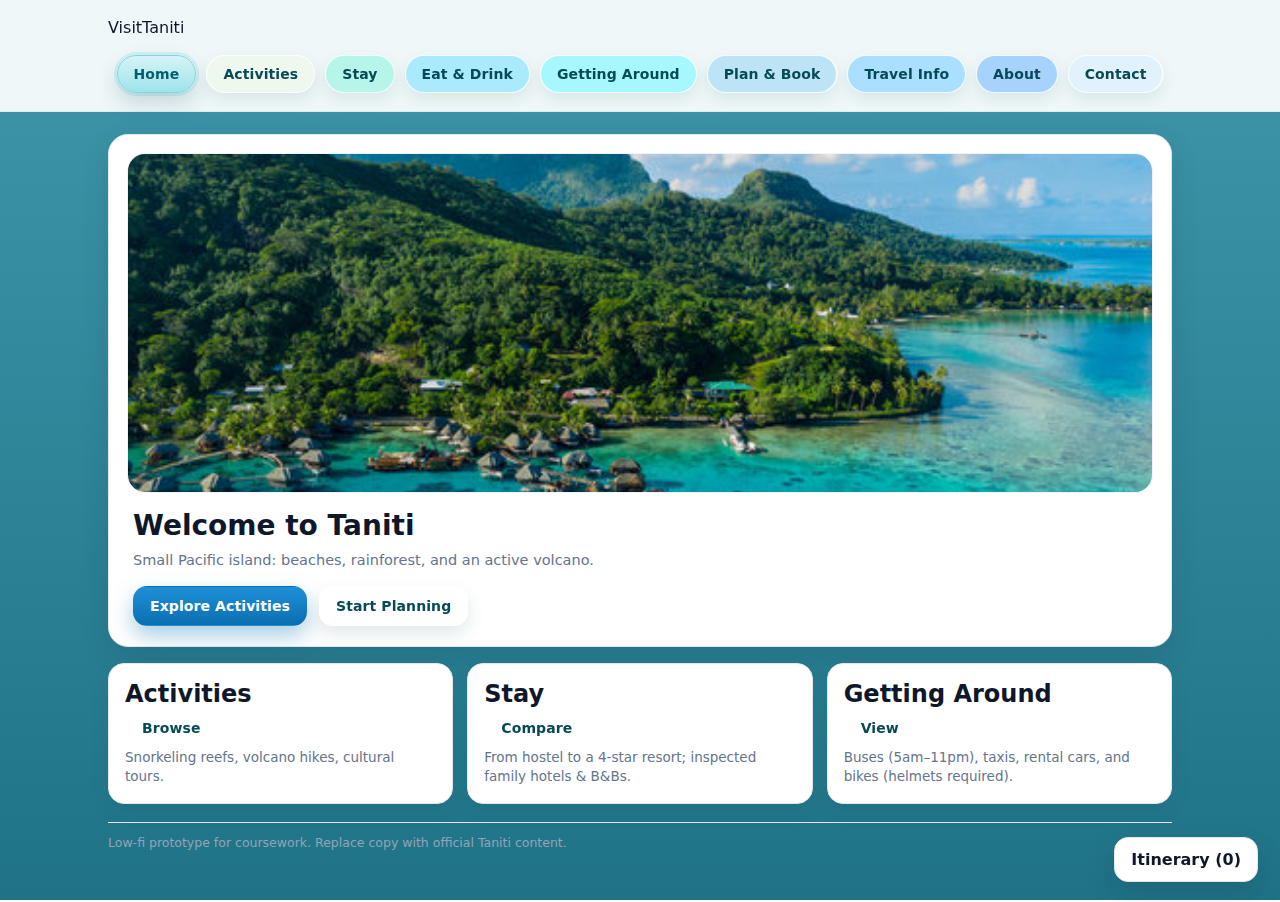
<file: index.html>
<!doctype html>
<html lang="en">
<head>
  <meta charset="utf-8" />
  <meta name="viewport" content="width=device-width,initial-scale=1" />
  <title>Visit Taniti — Home</title>
  <link rel="stylesheet" href="styles.css" />
  <script defer src="app.js"></script>
</head>

<body data-page="home">
  <header class="topbar">
    <div class="topbar-inner">
      <a class="brand" href="index.html" aria-label="Visit Taniti Home">
        <span>Visit</span><span class="accent">Taniti</span>
      </a>

      <nav class="nav" aria-label="Primary">
        <a data-nav="home" href="index.html">Home</a>
        <a data-nav="activities" href="activities.html">Activities</a>
        <a data-nav="stay" href="stay.html">Stay</a>
        <a data-nav="eat" href="eat-drink.html">Eat &amp; Drink</a>
        <a data-nav="around" href="getting-around.html">Getting Around</a>
        <a data-nav="plan" href="plan-book.html">Plan &amp; Book</a>
        <a data-nav="info" href="travel-info.html">Travel Info</a>
        <a data-nav="about" href="about.html">About</a>
        <a data-nav="contact" href="contact.html">Contact</a>
      </nav>
    </div>
  </header>

  <main class="wrap">
    <section class="hero-card" aria-labelledby="home-title">
      <div class="hero-img">
        <img src="hero.jpg" alt="Taniti resort and mountains" />
      </div>

      <div class="hero-content">
        <h1 id="home-title" class="h1">Welcome to Taniti</h1>
        <p class="sub">Small Pacific island: beaches, rainforest, and an active volcano.</p>

        <div class="row">
          <a class="btn primary" href="activities.html">Explore Activities</a>
          <a class="btn secondary" href="plan-book.html">Start Planning</a>
        </div>
      </div>
    </section>

    <section class="grid cols3" style="margin-top:16px;" aria-label="Quick links">
      <article class="card" aria-labelledby="quick-activities">
        <div class="mini-top">
          <h2 id="quick-activities" class="h3" style="margin:0;font-weight:800;">Activities</h2>
          <a class="btn tertiary" href="activities.html">Browse</a>
        </div>
        <p class="small">Snorkeling reefs, volcano hikes, cultural tours.</p>
      </article>

      <article class="card" aria-labelledby="quick-stay">
        <div class="mini-top">
          <h2 id="quick-stay" class="h3" style="margin:0;font-weight:800;">Stay</h2>
          <a class="btn tertiary" href="stay.html">Compare</a>
        </div>
        <p class="small">From hostel to a 4-star resort; inspected family hotels &amp; B&amp;Bs.</p>
      </article>

      <article class="card" aria-labelledby="quick-around">
        <div class="mini-top">
          <h2 id="quick-around" class="h3" style="margin:0;font-weight:800;">Getting Around</h2>
          <a class="btn tertiary" href="getting-around.html">View</a>
        </div>
        <p class="small">Buses (5am–11pm), taxis, rental cars, and bikes (helmets required).</p>
      </article>
    </section>

    <p class="footer-note">Low-fi prototype for coursework. Replace copy with official Taniti content.</p>
  </main>

  <a class="itinerary" href="itinerary.html" aria-label="Open itinerary">
    Itinerary (<span data-itinerary-count>0</span>)
  </a>
</body>
</html>
</file>
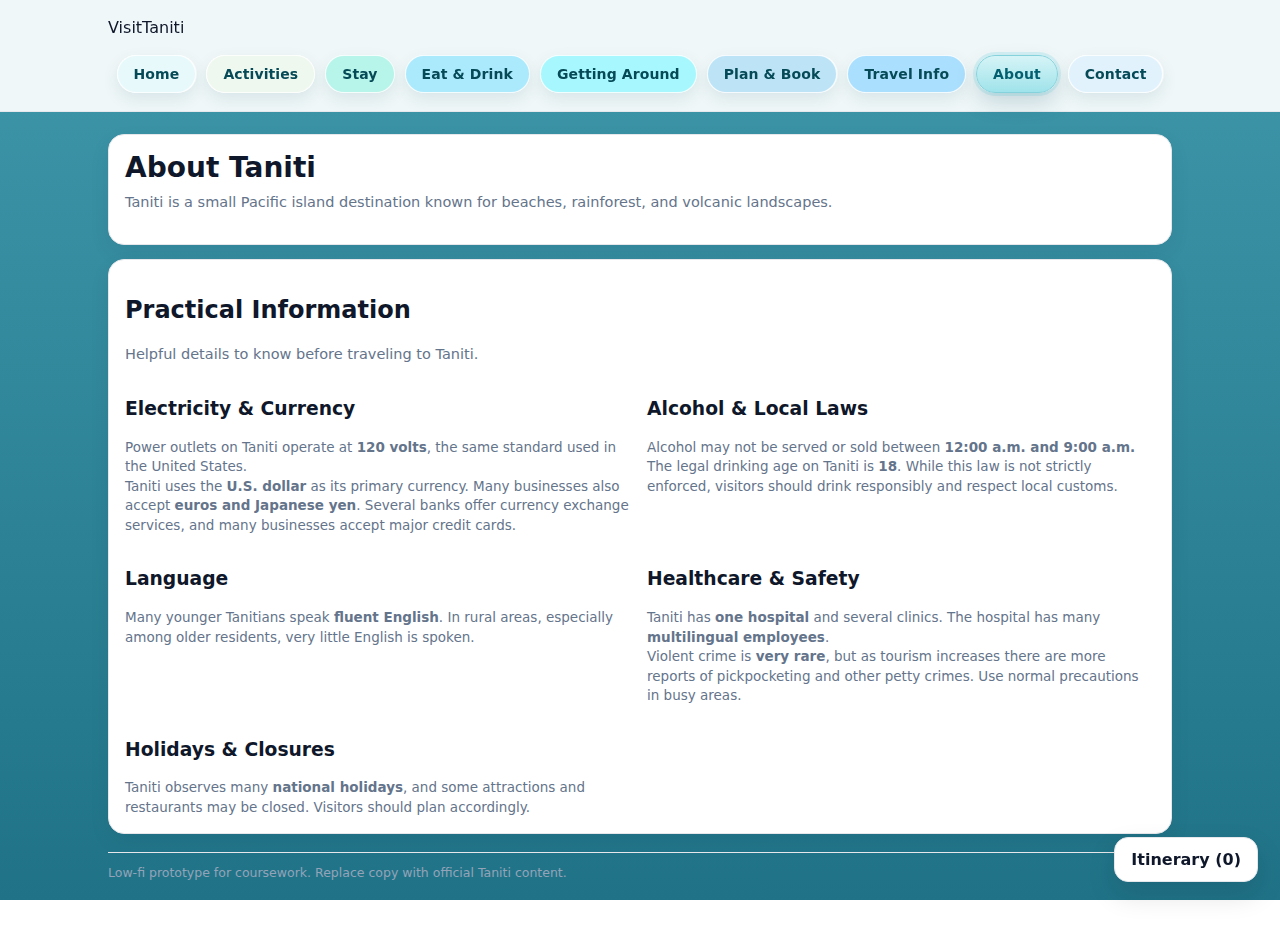
<file: about.html>
<!doctype html>
<html lang="en">
<head>
  <meta charset="utf-8" />
  <meta name="viewport" content="width=device-width,initial-scale=1" />
  <title>Visit Taniti — About</title>
  <link rel="stylesheet" href="styles.css" />
  <script defer src="app.js"></script>
</head>

<body data-page="about">
  <header class="topbar">
    <div class="topbar-inner">
      <a class="brand" href="index.html" aria-label="Visit Taniti Home">
        <span>Visit</span><span class="accent">Taniti</span>
      </a>

      <nav class="nav" aria-label="Primary">
        <a data-nav="home" href="index.html">Home</a>
        <a data-nav="activities" href="activities.html">Activities</a>
        <a data-nav="stay" href="stay.html">Stay</a>
        <a data-nav="eat" href="eat-drink.html">Eat &amp; Drink</a>
        <a data-nav="around" href="getting-around.html">Getting Around</a>
        <a data-nav="plan" href="plan-book.html">Plan &amp; Book</a>
        <a data-nav="info" href="travel-info.html">Travel Info</a>
        <a data-nav="about" href="about.html">About</a>
        <a data-nav="contact" href="contact.html">Contact</a>
      </nav>
    </div>
  </header>

  <main class="wrap">
    <section class="card" aria-labelledby="about-title">
      <h1 id="about-title" class="h1">About Taniti</h1>
      <p class="sub">
        Taniti is a small Pacific island destination known for beaches, rainforest, and volcanic landscapes.
        
      </p>
    </section>

    <!-- ✅ Added: Practical Information -->
    <section class="card" style="margin-top:14px;" aria-labelledby="about-practical-title">
      <h2 id="about-practical-title" class="h2">Practical Information</h2>
      <p class="sub">Helpful details to know before traveling to Taniti.</p>

      <div class="grid cols2" style="margin-top:12px;">
        <div>
          <h3 class="h3">Electricity &amp; Currency</h3>
          <p class="small">
            Power outlets on Taniti operate at <strong>120 volts</strong>, the same standard used in the United States.
          </p>
          <p class="small">
            Taniti uses the <strong>U.S. dollar</strong> as its primary currency. Many businesses also accept
            <strong>euros and Japanese yen</strong>. Several banks offer currency exchange services, and many businesses
            accept major credit cards.
          </p>
        </div>

        <div>
          <h3 class="h3">Alcohol &amp; Local Laws</h3>
          <p class="small">
            Alcohol may not be served or sold between <strong>12:00 a.m. and 9:00 a.m.</strong>
          </p>
          <p class="small">
            The legal drinking age on Taniti is <strong>18</strong>. While this law is not strictly enforced, visitors
            should drink responsibly and respect local customs.
          </p>
        </div>

        <div>
          <h3 class="h3">Language</h3>
          <p class="small">
            Many younger Tanitians speak <strong>fluent English</strong>. In rural areas, especially among older residents,
            very little English is spoken.
          </p>
        </div>

        <div>
          <h3 class="h3">Healthcare &amp; Safety</h3>
          <p class="small">
            Taniti has <strong>one hospital</strong> and several clinics. The hospital has many
            <strong>multilingual employees</strong>.
          </p>
          <p class="small">
            Violent crime is <strong>very rare</strong>, but as tourism increases there are more reports of pickpocketing
            and other petty crimes. Use normal precautions in busy areas.
          </p>
        </div>

        <div>
          <h3 class="h3">Holidays &amp; Closures</h3>
          <p class="small">
            Taniti observes many <strong>national holidays</strong>, and some attractions and restaurants may be closed.
            Visitors should plan accordingly.
          </p>
        </div>
      </div>
    </section>

    <p class="footer-note">Low-fi prototype for coursework. Replace copy with official Taniti content.</p>
  </main>

  <a class="itinerary" href="itinerary.html" aria-label="Open itinerary">
    Itinerary (<span data-itinerary-count>0</span>)
  </a>
</body>
</html>
</file>
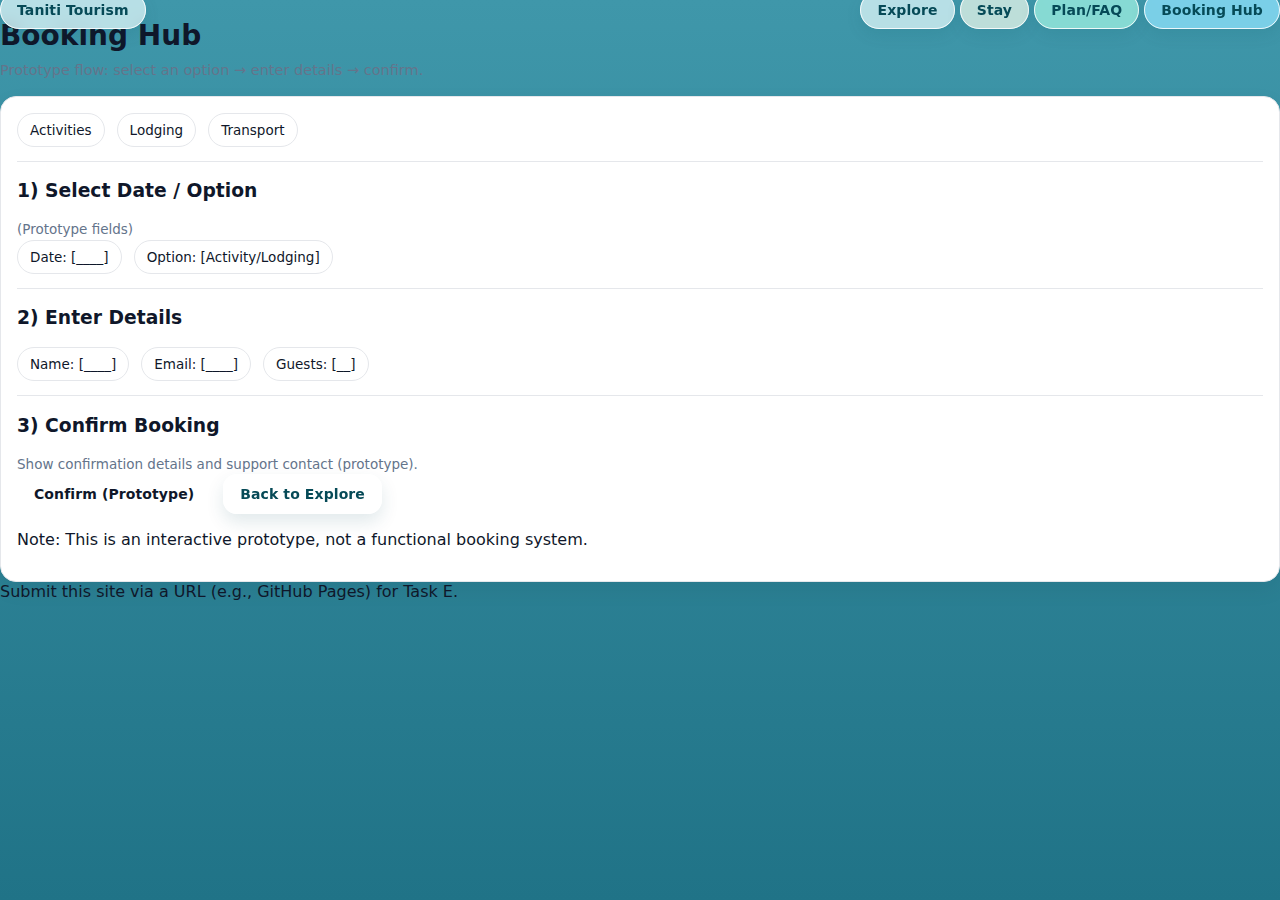
<file: booking.html>
<!doctype html>
<html lang="en">
<head>
  <meta charset="utf-8" />
  <meta name="viewport" content="width=device-width,initial-scale=1" />
  <title>Taniti Tourism — Booking Hub</title>
  <link rel="stylesheet" href="styles.css" />
</head>
<body>
  <header class="header">
    <nav class="nav">
      <div class="brand"><a class="underline" href="index.html">Taniti Tourism</a></div>
      <div class="navlinks">
        <a class="pill" href="explore.html">Explore</a>
        <a class="pill" href="stay.html">Stay</a>
        <a class="pill" href="faq.html">Plan/FAQ</a>
        <a class="pill" href="booking.html">Booking Hub</a>
      </div>
    </nav>
  </header>

  <main class="container">
    <h1 class="h1">Booking Hub</h1>
    <p class="sub">Prototype flow: select an option → enter details → confirm.</p>

    <section class="card">
      <div class="row">
        <span class="pill">Activities</span>
        <span class="pill">Lodging</span>
        <span class="pill">Transport</span>
      </div>

      <div class="hr"></div>

      <h3>1) Select Date / Option</h3>
      <p class="small">(Prototype fields)</p>
      <div class="row">
        <span class="pill">Date: [____]</span>
        <span class="pill">Option: [Activity/Lodging]</span>
      </div>

      <div class="hr"></div>

      <h3>2) Enter Details</h3>
      <div class="row">
        <span class="pill">Name: [____]</span>
        <span class="pill">Email: [____]</span>
        <span class="pill">Guests: [__]</span>
      </div>

      <div class="hr"></div>

      <h3>3) Confirm Booking</h3>
      <p class="small">Show confirmation details and support contact (prototype).</p>

      <div class="row">
        <a class="btn" href="index.html">Confirm (Prototype)</a>
        <a class="btn secondary" href="explore.html">Back to Explore</a>
      </div>

      <p class="notice">Note: This is an interactive prototype, not a functional booking system.</p>
    </section>

    <footer class="footer">
      Submit this site via a URL (e.g., GitHub Pages) for Task E.
    </footer>
  </main>
</body>
</html>
</file>
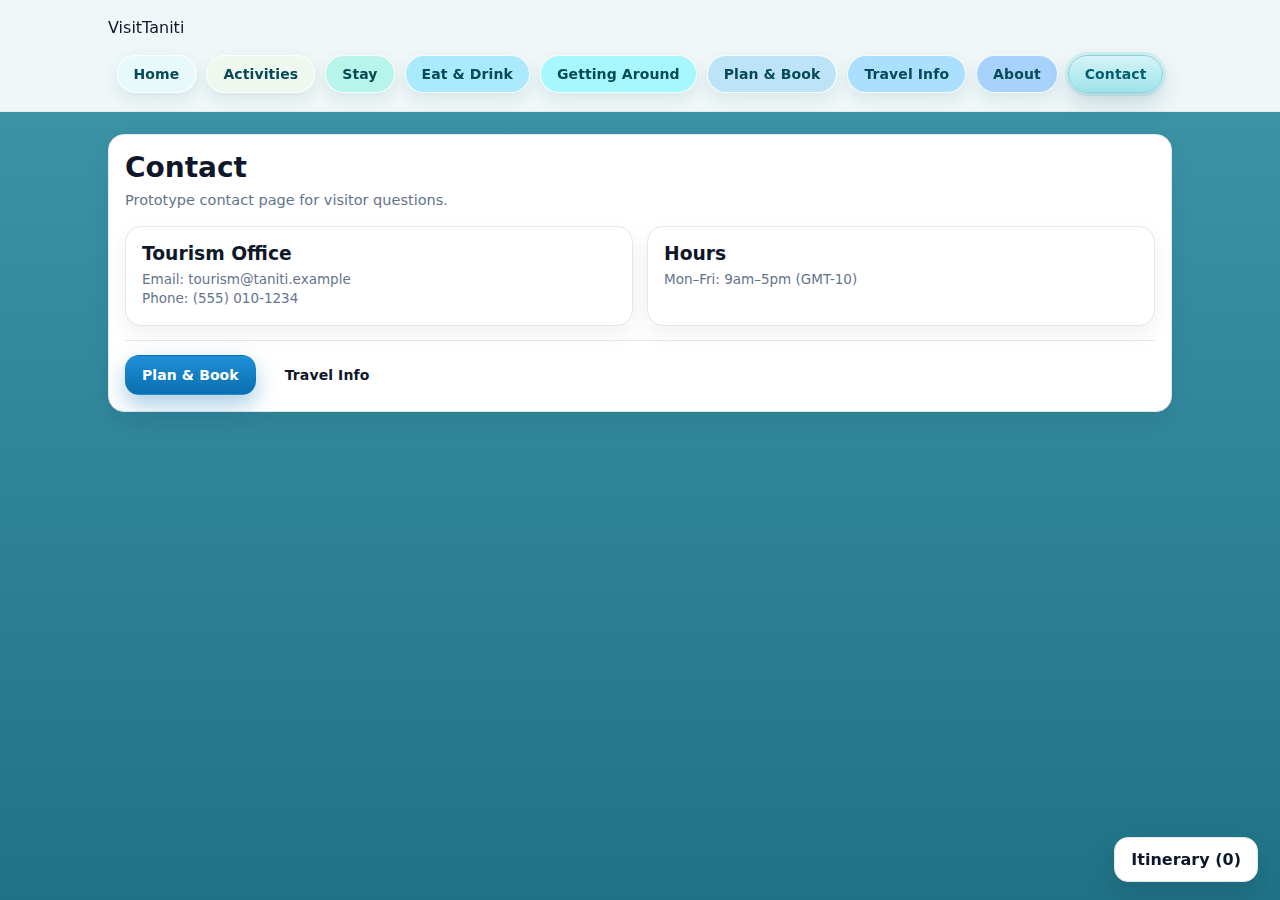
<file: contact.html>
<!doctype html>
<html lang="en">
<head>
  <meta charset="utf-8" />
  <meta name="viewport" content="width=device-width,initial-scale=1" />
  <title>Visit Taniti — Contact</title>
  <link rel="stylesheet" href="styles.css" />
  <script defer src="app.js"></script>
</head>
<body data-page="contact">
<header class="topbar">
  <div class="topbar-inner">
    <div class="brand"><span>Visit</span><span class="accent">Taniti</span></div>
    <nav class="nav" aria-label="Primary">
      <a data-nav="home" href="index.html">Home</a>
      <a data-nav="activities" href="activities.html">Activities</a>
      <a data-nav="stay" href="stay.html">Stay</a>
      <a data-nav="eat" href="eat-drink.html">Eat &amp; Drink</a>
      <a data-nav="around" href="getting-around.html">Getting Around</a>
      <a data-nav="plan" href="plan-book.html">Plan &amp; Book</a>
      <a data-nav="info" href="travel-info.html">Travel Info</a>
      <a data-nav="about" href="about.html">About</a>
      <a data-nav="contact" href="contact.html">Contact</a>
    </nav>
  </div>
</header>

<main class="wrap">
  <section class="card">
    <h1 class="h1" style="margin-bottom:6px;">Contact</h1>
    <p class="sub">Prototype contact page for visitor questions.</p>

    <div class="grid cols2" style="margin-top:12px;">
      <div class="card">
        <h3 style="margin:0 0 6px;font-weight:800;">Tourism Office</h3>
        <p class="small">Email: tourism@taniti.example<br>Phone: (555) 010-1234</p>
      </div>
      <div class="card">
        <h3 style="margin:0 0 6px;font-weight:800;">Hours</h3>
        <p class="small">Mon–Fri: 9am–5pm (GMT-10)</p>
      </div>
    </div>

    <div class="hr"></div>
    <div class="row">
      <a class="btn primary" href="plan-book.html">Plan &amp; Book</a>
      <a class="btn ghost" href="travel-info.html">Travel Info</a>
    </div>
  </section>
</main>

<a class="itinerary" href="itinerary.html">Itinerary (<span data-itinerary-count>0</span>)</a>
</body>
</html>
</file>
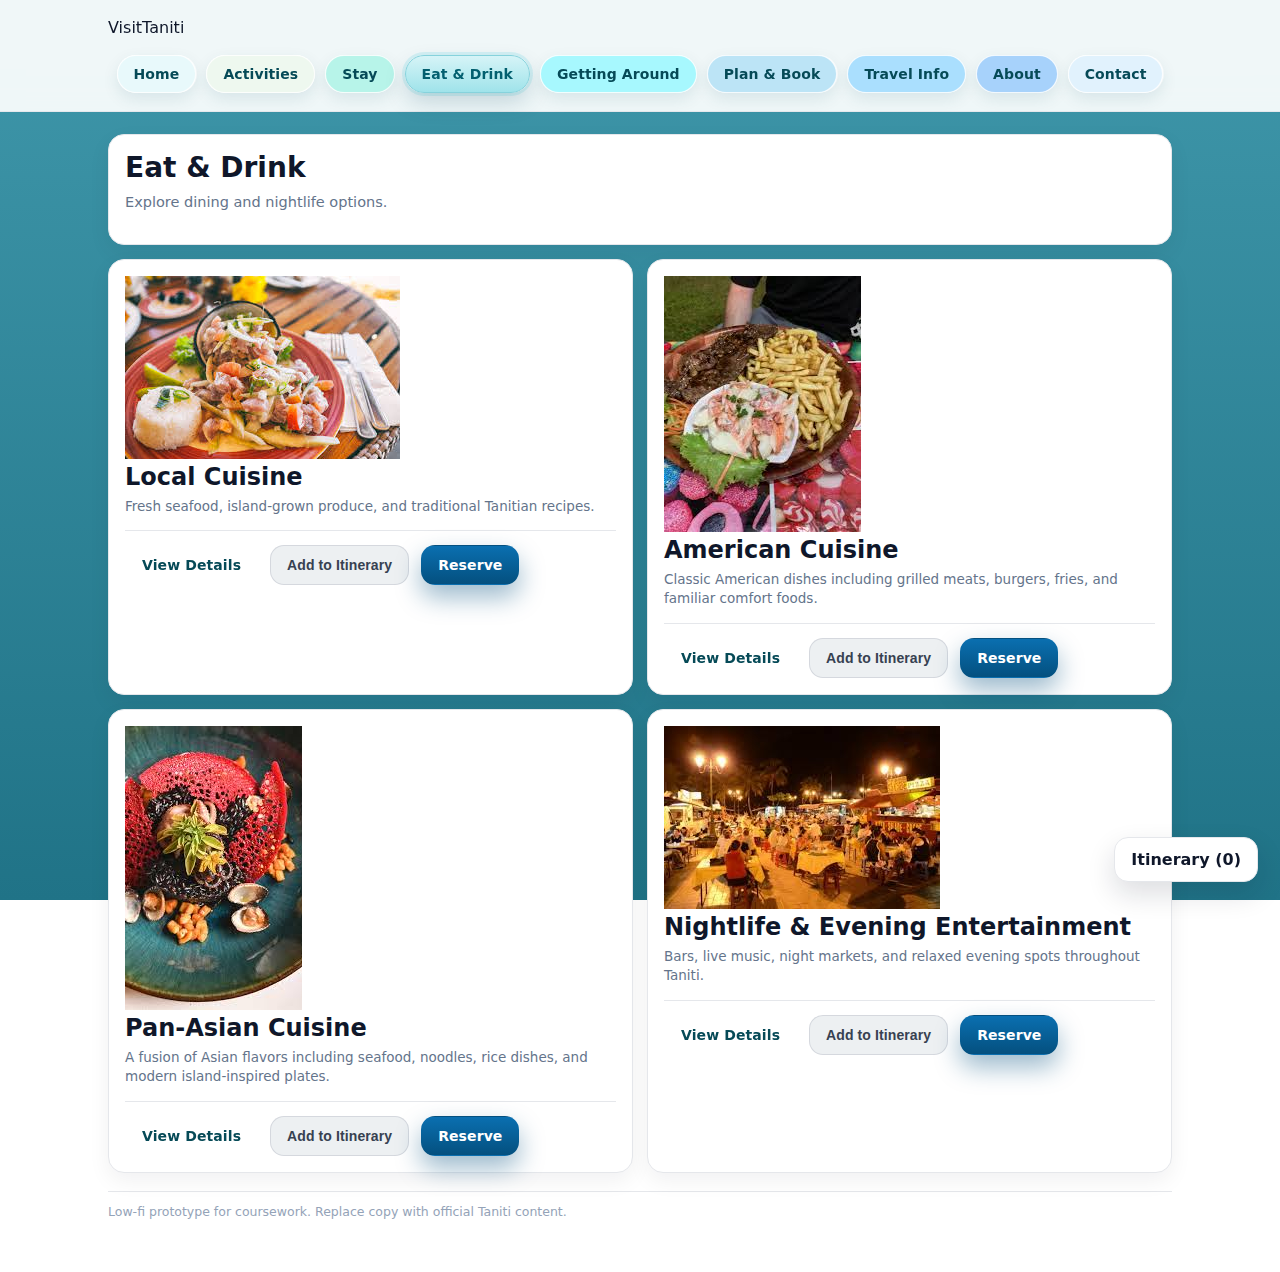
<file: eat-drink.html>
<!doctype html>
<html lang="en">
<head>
  <meta charset="utf-8" />
  <meta name="viewport" content="width=device-width,initial-scale=1" />
  <title>Visit Taniti — Eat &amp; Drink</title>
  <link rel="stylesheet" href="styles.css" />
  <script defer src="app.js"></script>
</head>

<body data-page="eat">
  <header class="topbar">
    <div class="topbar-inner">
      <a class="brand" href="index.html" aria-label="Visit Taniti Home">
        <span>Visit</span><span class="accent">Taniti</span>
      </a>

      <nav class="nav" aria-label="Primary">
        <a data-nav="home" href="index.html">Home</a>
        <a data-nav="activities" href="activities.html">Activities</a>
        <a data-nav="stay" href="stay.html">Stay</a>
        <a data-nav="eat" href="eat-drink.html">Eat &amp; Drink</a>
        <a data-nav="around" href="getting-around.html">Getting Around</a>
        <a data-nav="plan" href="plan-book.html">Plan &amp; Book</a>
        <a data-nav="info" href="travel-info.html">Travel Info</a>
        <a data-nav="about" href="about.html">About</a>
        <a data-nav="contact" href="contact.html">Contact</a>
      </nav>
    </div>
  </header>

  <main class="wrap">
    <section class="card" aria-labelledby="eat-title">
      <h1 id="eat-title" class="h1">Eat &amp; Drink</h1>
      <p class="sub">Explore dining and nightlife options.</p>
    </section>

    <section class="grid cols2" style="margin-top:14px;" aria-label="Dining and nightlife list">
      <!-- Local Cuisine -->
      <article class="card">
        <div class="card-image">
          <img
            src="cuisine.jpg"
            alt="Traditional Tanitian cuisine featuring fresh seafood, rice, and tropical flavors">
        </div>

        <h2 class="h3" style="margin:0 0 6px;font-weight:800;">Local Cuisine</h2>
        <p class="small">Fresh seafood, island-grown produce, and traditional Tanitian recipes.</p>

        <div class="hr" aria-hidden="true"></div>

        <div class="row">
          <a class="btn tertiary" href="eat-detail.html">View Details</a>

          <button
            class="btn utility"
            type="button"
            data-add-id="eat-cuisine"
            data-add-type="Dining"
            data-add-title="Local Cuisine"
            data-add-meta="Seafood • Traditional • Local favorites">
            Add to Itinerary
          </button>

          <a class="btn book" href="plan-book.html">Reserve</a>
        </div>
      </article>

      <!-- American Cuisine -->
      <article class="card">
        <div class="card-image">
          <img
            src="american.jpg"
            alt="American-style meal with grilled steak, fries, and fresh salad served at a Taniti restaurant">
        </div>

        <h2 class="h3" style="margin:0 0 6px;font-weight:800;">American Cuisine</h2>
        <p class="small">Classic American dishes including grilled meats, burgers, fries, and familiar comfort foods.</p>

        <div class="hr" aria-hidden="true"></div>

        <div class="row">
          <a class="btn tertiary" href="eat-detail.html">View Details</a>

          <button
            class="btn utility"
            type="button"
            data-add-id="eat-american"
            data-add-type="Dining"
            data-add-title="American Cuisine"
            data-add-meta="Steak • Burgers • Comfort food">
            Add to Itinerary
          </button>

          <a class="btn book" href="plan-book.html">Reserve</a>
        </div>
      </article>

      <!-- Pan-Asian Cuisine -->
      <article class="card">
        <div class="card-image">
          <img
            src="pan-asian.jpg"
            alt="Pan-Asian cuisine featuring seafood, noodles, vegetables, and bold flavors served at a Taniti restaurant">
        </div>

        <h2 class="h3" style="margin:0 0 6px;font-weight:800;">Pan-Asian Cuisine</h2>
        <p class="small">A fusion of Asian flavors including seafood, noodles, rice dishes, and modern island-inspired plates.</p>

        <div class="hr" aria-hidden="true"></div>

        <div class="row">
          <a class="btn tertiary" href="eat-detail.html">View Details</a>

          <button
            class="btn utility"
            type="button"
            data-add-id="eat-panasian"
            data-add-type="Dining"
            data-add-title="Pan-Asian Cuisine"
            data-add-meta="Asian fusion • Seafood • Noodles">
            Add to Itinerary
          </button>

          <a class="btn book" href="plan-book.html">Reserve</a>
        </div>
      </article>

      <!-- Nightlife -->
      <article class="card">
        <div class="card-image">
          <img
            src="nightlife.jpg"
            alt="Lively Taniti nightlife with outdoor dining, lights, music, and evening crowds">
        </div>

        <h2 class="h3" style="margin:0 0 6px;font-weight:800;">Nightlife &amp; Evening Entertainment</h2>
        <p class="small">Bars, live music, night markets, and relaxed evening spots throughout Taniti.</p>

        <div class="hr" aria-hidden="true"></div>

        <div class="row">
          <a class="btn tertiary" href="eat-detail.html">View Details</a>

          <button
            class="btn utility"
            type="button"
            data-add-id="eat-nightlife"
            data-add-type="Dining"
            data-add-title="Nightlife &amp; Evening Entertainment"
            data-add-meta="Bars • Live music • Night markets">
            Add to Itinerary
          </button>

          <a class="btn book" href="plan-book.html">Reserve</a>
        </div>
      </article>
    </section>

    <p class="footer-note">Low-fi prototype for coursework. Replace copy with official Taniti content.</p>
  </main>

  <a class="itinerary" href="itinerary.html" aria-label="Open itinerary">
    Itinerary (<span data-itinerary-count>0</span>)
  </a>
</body>
</html>
</file>
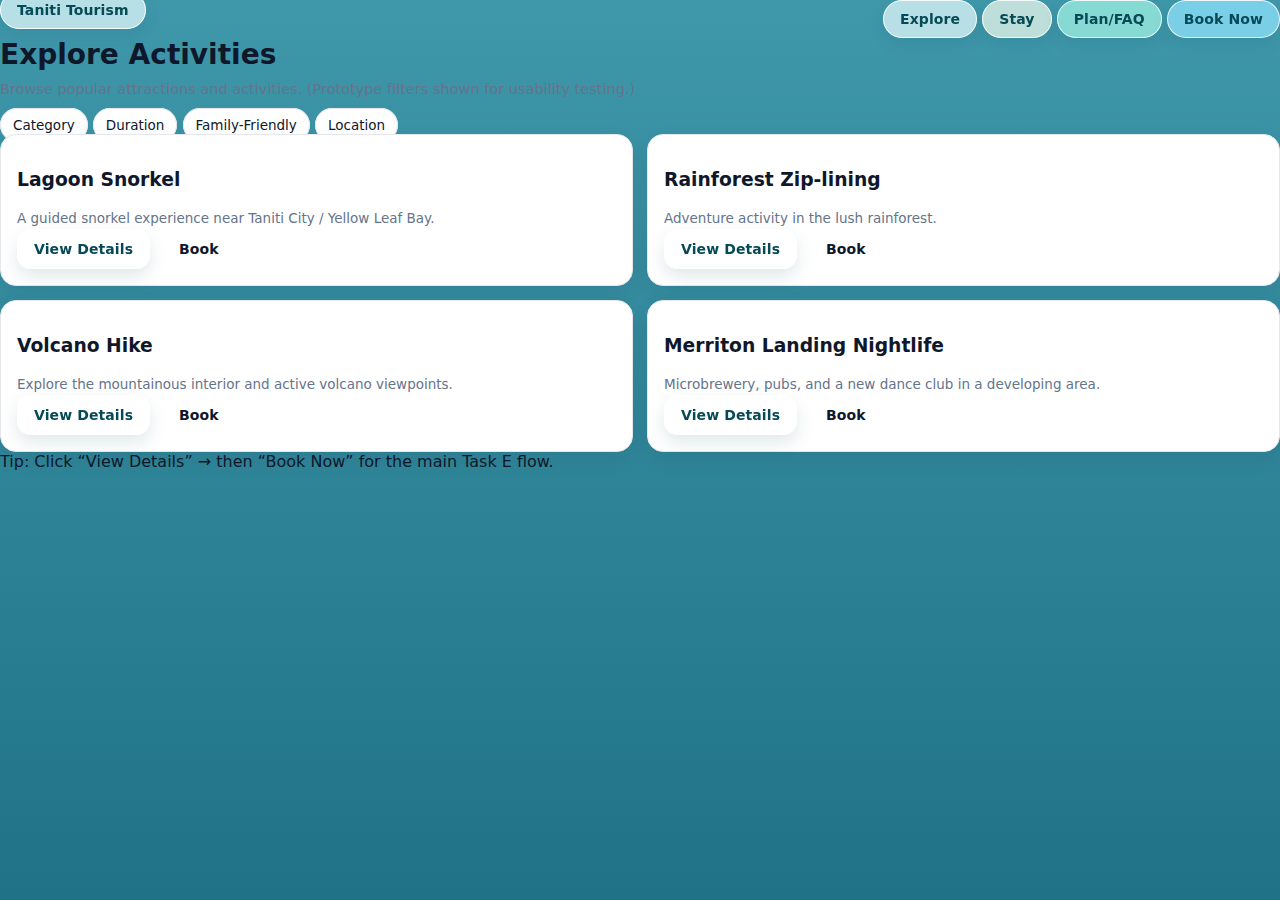
<file: explore.html>
<!doctype html>
<html lang="en">
<head>
  <meta charset="utf-8" />
  <meta name="viewport" content="width=device-width,initial-scale=1" />
  <title>Taniti Tourism — Explore</title>
  <link rel="stylesheet" href="styles.css" />
</head>
<body>
  <header class="header">
    <nav class="nav">
      <div class="brand"><a class="underline" href="index.html">Taniti Tourism</a></div>
      <div class="navlinks">
        <a class="pill" href="explore.html">Explore</a>
        <a class="pill" href="stay.html">Stay</a>
        <a class="pill" href="faq.html">Plan/FAQ</a>
        <a class="btn" href="booking.html">Book Now</a>
      </div>
    </nav>
  </header>

  <main class="container">
    <h1 class="h1">Explore Activities</h1>
    <p class="sub">Browse popular attractions and activities. (Prototype filters shown for usability testing.)</p>

    <div class="tagbar">
      <span class="pill">Category</span>
      <span class="pill">Duration</span>
      <span class="pill">Family-Friendly</span>
      <span class="pill">Location</span>
    </div>

    <section class="grid cols2">
      <div class="card">
        <h3>Lagoon Snorkel</h3>
        <p class="small">A guided snorkel experience near Taniti City / Yellow Leaf Bay.</p>
        <div class="row">
          <a class="btn secondary" href="activity.html">View Details</a>
          <a class="btn" href="booking.html">Book</a>
        </div>
      </div>

      <div class="card">
        <h3>Rainforest Zip-lining</h3>
        <p class="small">Adventure activity in the lush rainforest.</p>
        <div class="row">
          <a class="btn secondary" href="activity.html">View Details</a>
          <a class="btn" href="booking.html">Book</a>
        </div>
      </div>

      <div class="card">
        <h3>Volcano Hike</h3>
        <p class="small">Explore the mountainous interior and active volcano viewpoints.</p>
        <div class="row">
          <a class="btn secondary" href="activity.html">View Details</a>
          <a class="btn" href="booking.html">Book</a>
        </div>
      </div>

      <div class="card">
        <h3>Merriton Landing Nightlife</h3>
        <p class="small">Microbrewery, pubs, and a new dance club in a developing area.</p>
        <div class="row">
          <a class="btn secondary" href="activity.html">View Details</a>
          <a class="btn" href="booking.html">Book</a>
        </div>
      </div>
    </section>

    <footer class="footer">
      Tip: Click “View Details” → then “Book Now” for the main Task E flow.
    </footer>
  </main>
</body>
</html>
</file>
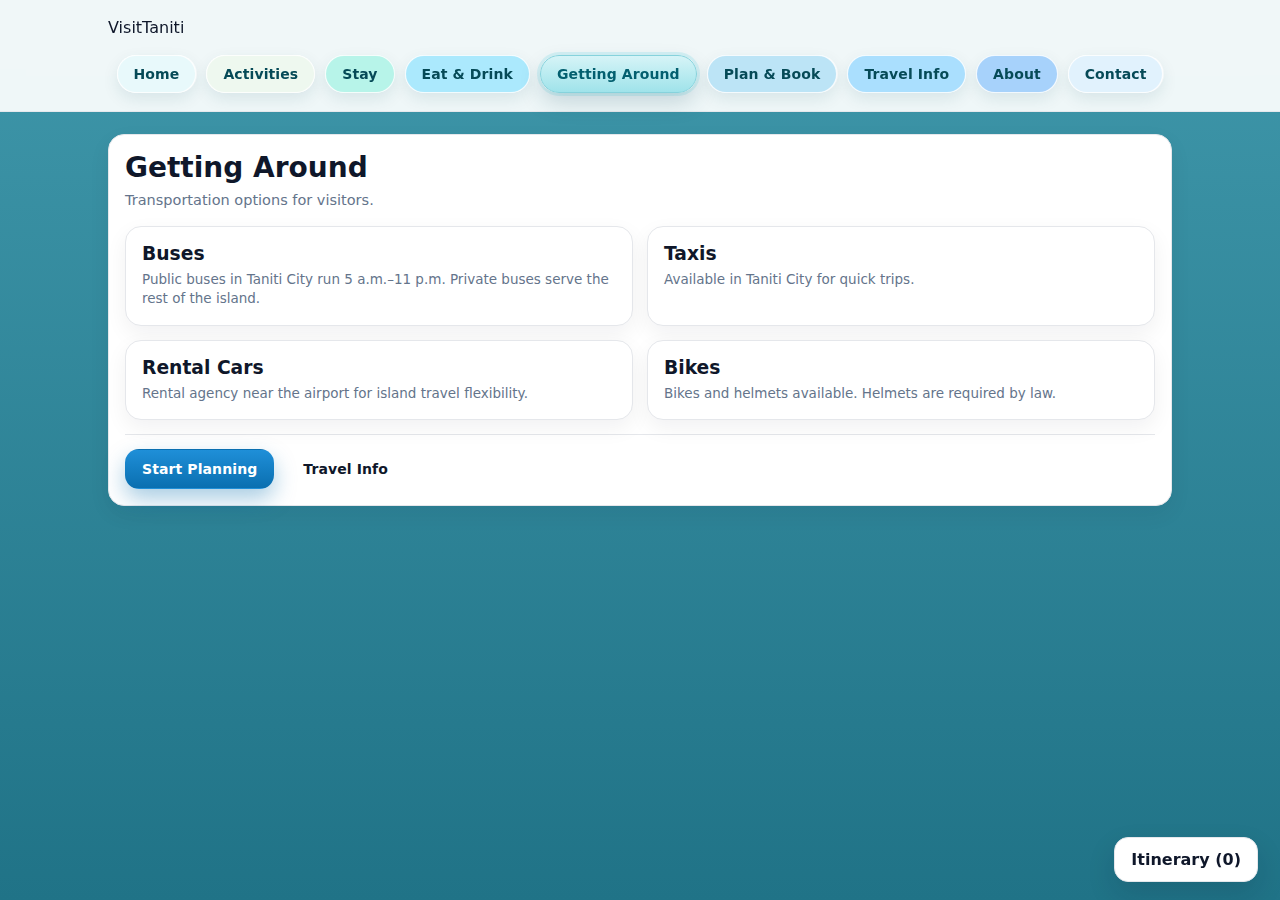
<file: getting-around.html>
<!doctype html>
<html lang="en">
<head>
  <meta charset="utf-8" />
  <meta name="viewport" content="width=device-width,initial-scale=1" />
  <title>Visit Taniti — Getting Around</title>
  <link rel="stylesheet" href="styles.css" />
  <script defer src="app.js"></script>
</head>
<body data-page="around">
<header class="topbar">
  <div class="topbar-inner">
    <div class="brand"><span>Visit</span><span class="accent">Taniti</span></div>
    <nav class="nav" aria-label="Primary">
      <a data-nav="home" href="index.html">Home</a>
      <a data-nav="activities" href="activities.html">Activities</a>
      <a data-nav="stay" href="stay.html">Stay</a>
      <a data-nav="eat" href="eat-drink.html">Eat &amp; Drink</a>
      <a data-nav="around" href="getting-around.html">Getting Around</a>
      <a data-nav="plan" href="plan-book.html">Plan &amp; Book</a>
      <a data-nav="info" href="travel-info.html">Travel Info</a>
      <a data-nav="about" href="about.html">About</a>
      <a data-nav="contact" href="contact.html">Contact</a>
    </nav>
  </div>
</header>

<main class="wrap">
  <section class="card">
    <h1 class="h1" style="margin-bottom:6px;">Getting Around</h1>
    <p class="sub">Transportation options for visitors.</p>

    <div class="grid cols2" style="margin-top:12px;">
      <div class="card">
        <h3 style="margin:0 0 6px;font-weight:800;">Buses</h3>
        <p class="small">Public buses in Taniti City run 5 a.m.–11 p.m. Private buses serve the rest of the island.</p>
      </div>
      <div class="card">
        <h3 style="margin:0 0 6px;font-weight:800;">Taxis</h3>
        <p class="small">Available in Taniti City for quick trips.</p>
      </div>
      <div class="card">
        <h3 style="margin:0 0 6px;font-weight:800;">Rental Cars</h3>
        <p class="small">Rental agency near the airport for island travel flexibility.</p>
      </div>
      <div class="card">
        <h3 style="margin:0 0 6px;font-weight:800;">Bikes</h3>
        <p class="small">Bikes and helmets available. Helmets are required by law.</p>
      </div>
    </div>

    <div class="hr"></div>
    <div class="row">
      <a class="btn primary" href="plan-book.html">Start Planning</a>
      <a class="btn ghost" href="travel-info.html">Travel Info</a>
    </div>
  </section>
</main>

<a class="itinerary" href="itinerary.html">Itinerary (<span data-itinerary-count>0</span>)</a>
</body>
</html>
</file>
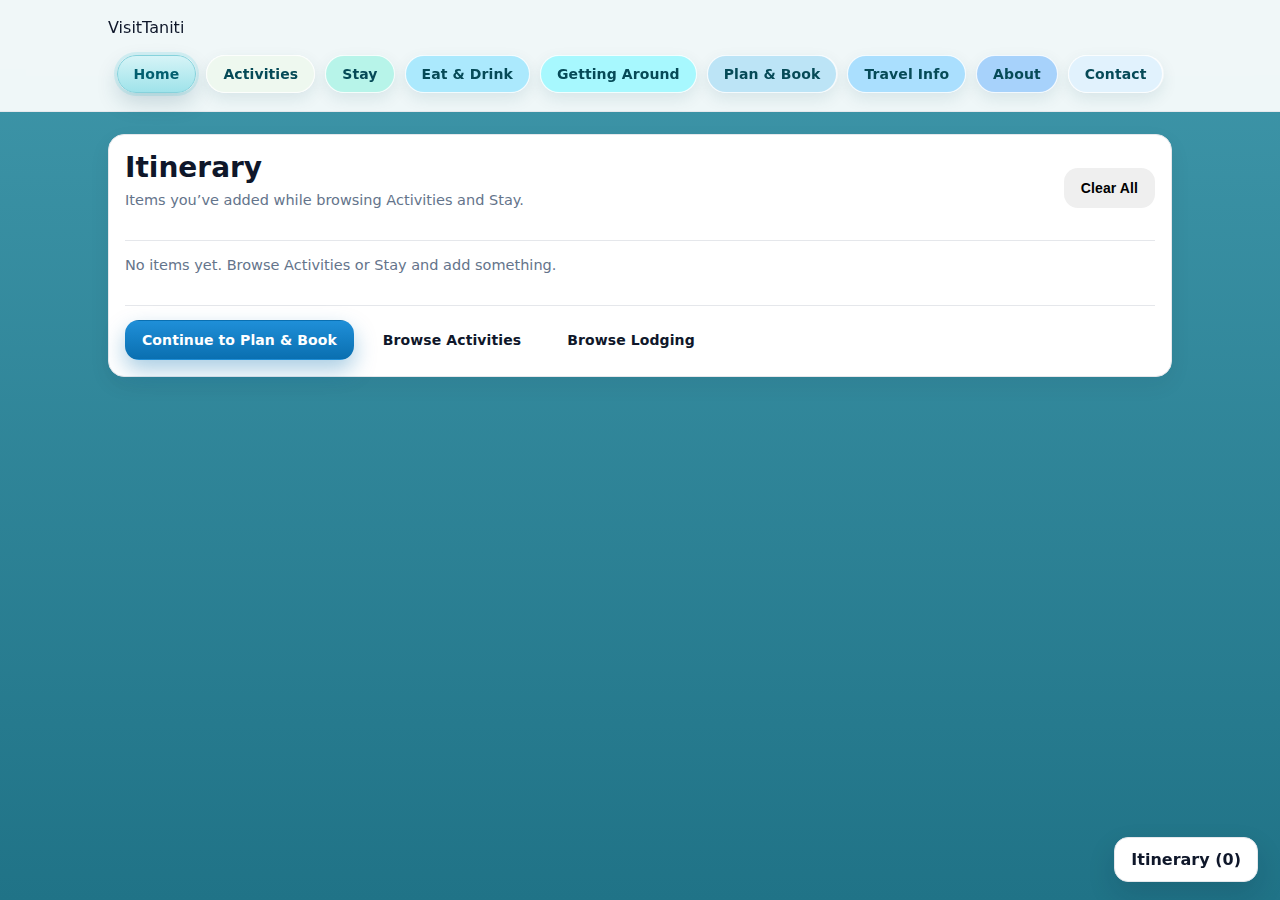
<file: itinerary.html>
<!doctype html>
<html lang="en">
<head>
  <meta charset="utf-8" />
  <meta name="viewport" content="width=device-width,initial-scale=1" />
  <title>Visit Taniti — Itinerary</title>
  <link rel="stylesheet" href="styles.css" />
  <script defer src="app.js"></script>
</head>
<body data-page="home">
<header class="topbar">
  <div class="topbar-inner">
    <div class="brand"><span>Visit</span><span class="accent">Taniti</span></div>
    <nav class="nav" aria-label="Primary">
      <a data-nav="home" href="index.html">Home</a>
      <a data-nav="activities" href="activities.html">Activities</a>
      <a data-nav="stay" href="stay.html">Stay</a>
      <a data-nav="eat" href="eat-drink.html">Eat &amp; Drink</a>
      <a data-nav="around" href="getting-around.html">Getting Around</a>
      <a data-nav="plan" href="plan-book.html">Plan &amp; Book</a>
      <a data-nav="info" href="travel-info.html">Travel Info</a>
      <a data-nav="about" href="about.html">About</a>
      <a data-nav="contact" href="contact.html">Contact</a>
    </nav>
  </div>
</header>

<main class="wrap">
  <section class="card">
    <div class="row" style="justify-content:space-between;">
      <div>
        <h1 class="h1" style="margin-bottom:6px;">Itinerary</h1>
        <p class="sub">Items you’ve added while browsing Activities and Stay.</p>
      </div>
      <button class="btn ghost" data-clear-itinerary>Clear All</button>
    </div>

    <div class="hr"></div>

    <div class="grid" data-itinerary-mount></div>

    <div class="hr"></div>

    <div class="row">
      <a class="btn primary" href="plan-book.html">Continue to Plan &amp; Book</a>
      <a class="btn ghost" href="activities.html">Browse Activities</a>
      <a class="btn ghost" href="stay.html">Browse Lodging</a>
    </div>
  </section>
</main>

<a class="itinerary" href="itinerary.html">Itinerary (<span data-itinerary-count>0</span>)</a>
</body>
</html>
</file>
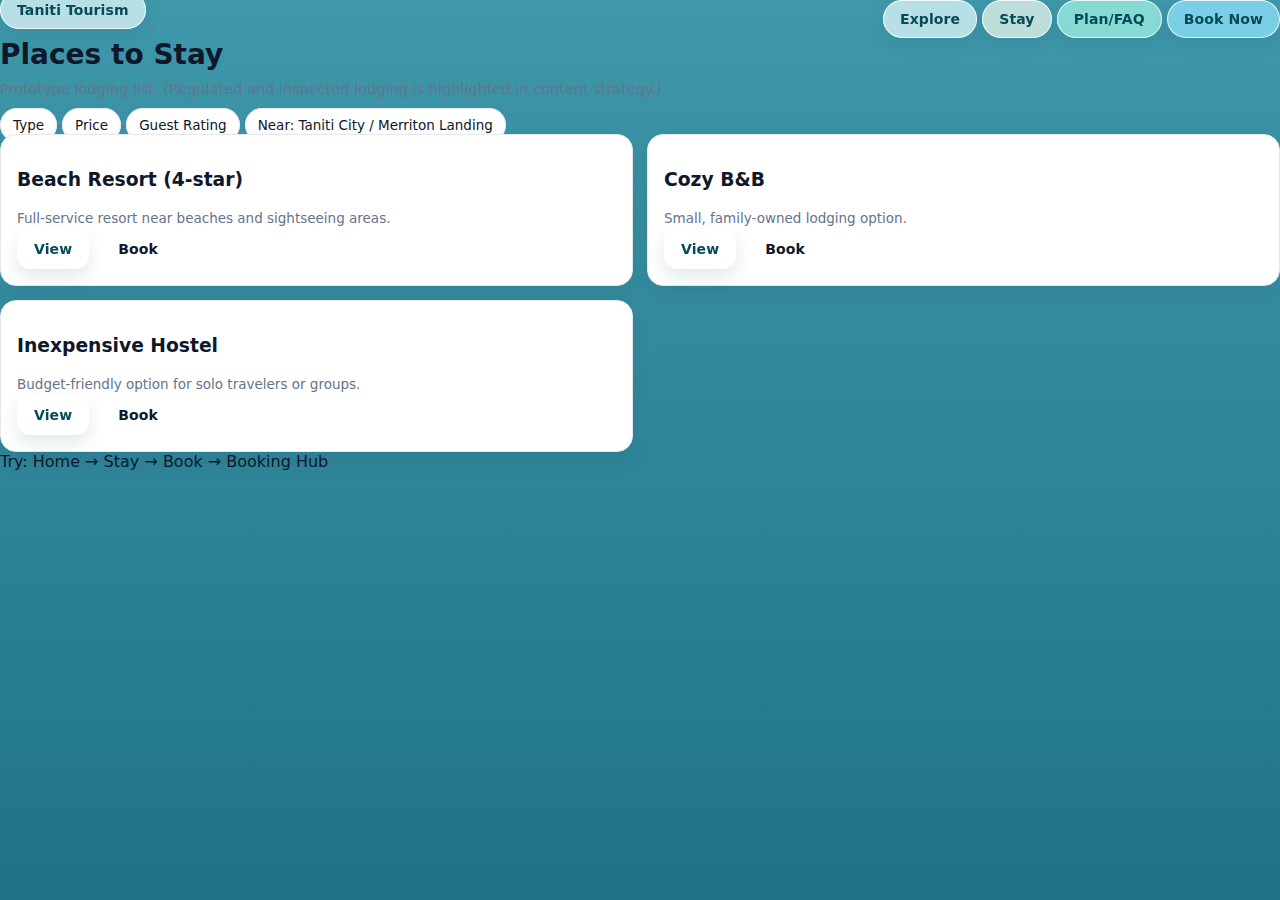
<file: lodging.html>
<!doctype html>
<html lang="en">
<head>
  <meta charset="utf-8" />
  <meta name="viewport" content="width=device-width,initial-scale=1" />
  <title>Taniti Tourism — Stay</title>
  <link rel="stylesheet" href="styles.css" />
</head>
<body>
  <header class="header">
    <nav class="nav">
      <div class="brand"><a class="underline" href="index.html">Taniti Tourism</a></div>
      <div class="navlinks">
        <a class="pill" href="explore.html">Explore</a>
        <a class="pill" href="stay.html">Stay</a>
        <a class="pill" href="faq.html">Plan/FAQ</a>
        <a class="btn" href="booking.html">Book Now</a>
      </div>
    </nav>
  </header>

  <main class="container">
    <h1 class="h1">Places to Stay</h1>
    <p class="sub">Prototype lodging list. (Regulated and inspected lodging is highlighted in content strategy.)</p>

    <div class="tagbar">
      <span class="pill">Type</span>
      <span class="pill">Price</span>
      <span class="pill">Guest Rating</span>
      <span class="pill">Near: Taniti City / Merriton Landing</span>
    </div>

    <section class="grid cols2">
      <div class="card">
        <h3>Beach Resort (4-star)</h3>
        <p class="small">Full-service resort near beaches and sightseeing areas.</p>
        <div class="row">
          <a class="btn secondary" href="booking.html">View</a>
          <a class="btn" href="booking.html">Book</a>
        </div>
      </div>

      <div class="card">
        <h3>Cozy B&B</h3>
        <p class="small">Small, family-owned lodging option.</p>
        <div class="row">
          <a class="btn secondary" href="booking.html">View</a>
          <a class="btn" href="booking.html">Book</a>
        </div>
      </div>

      <div class="card">
        <h3>Inexpensive Hostel</h3>
        <p class="small">Budget-friendly option for solo travelers or groups.</p>
        <div class="row">
          <a class="btn secondary" href="booking.html">View</a>
          <a class="btn" href="booking.html">Book</a>
        </div>
      </div>
    </section>

    <footer class="footer">
      Try: Home → Stay → Book → Booking Hub
    </footer>
  </main>
</body>
</html>
</file>
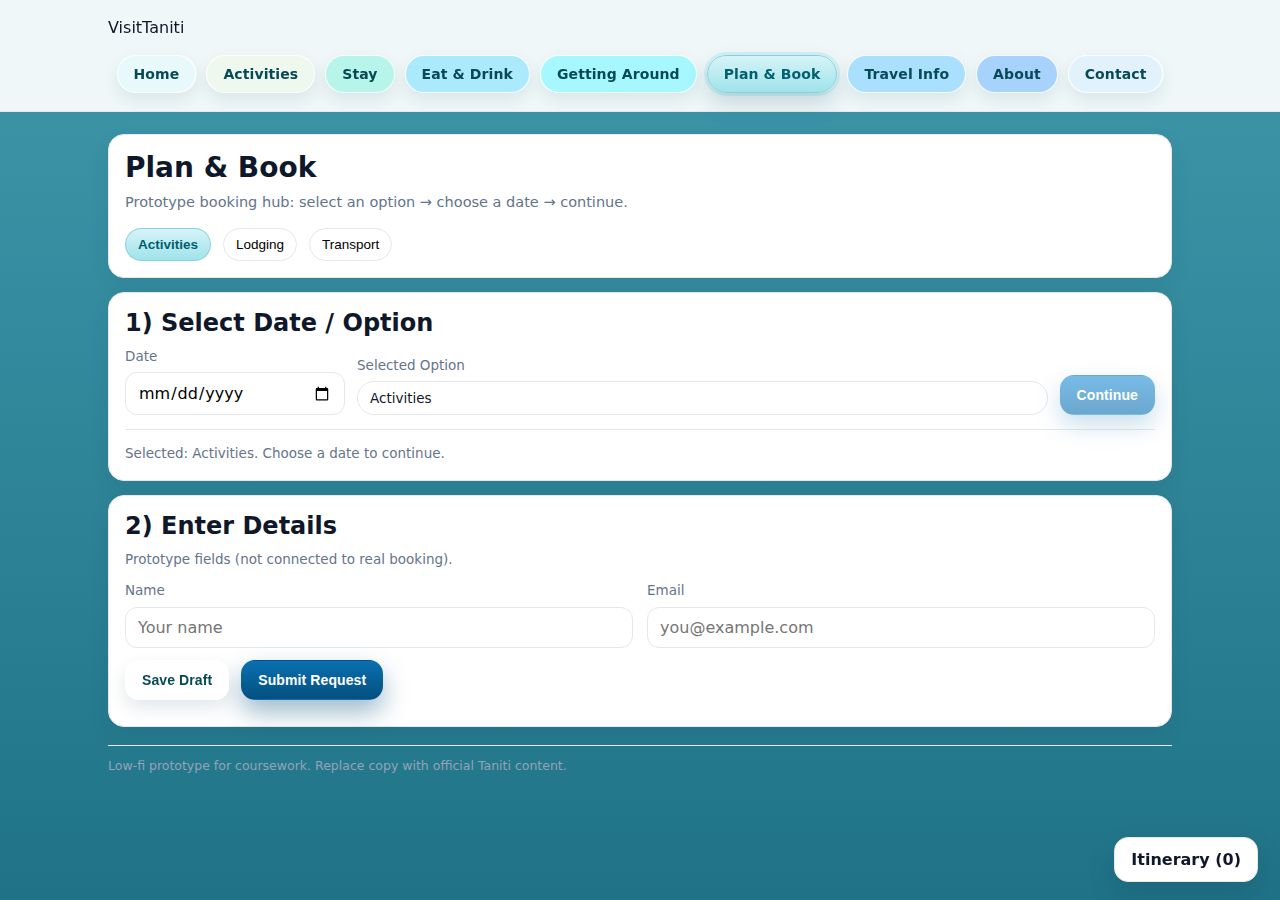
<file: plan-book.html>
<!doctype html>
<html lang="en">
<head>
  <meta charset="utf-8" />
  <meta name="viewport" content="width=device-width,initial-scale=1" />
  <title>Visit Taniti — Plan &amp; Book</title>
  <link rel="stylesheet" href="styles.css" />
  <script defer src="app.js"></script>
</head>

<body data-page="plan">
  <header class="topbar">
    <div class="topbar-inner">
      <a class="brand" href="index.html" aria-label="Visit Taniti Home">
        <span>Visit</span><span class="accent">Taniti</span>
      </a>

      <nav class="nav" aria-label="Primary">
        <a data-nav="home" href="index.html">Home</a>
        <a data-nav="activities" href="activities.html">Activities</a>
        <a data-nav="stay" href="stay.html">Stay</a>
        <a data-nav="eat" href="eat-drink.html">Eat &amp; Drink</a>
        <a data-nav="around" href="getting-around.html">Getting Around</a>
        <a data-nav="plan" href="plan-book.html">Plan &amp; Book</a>
        <a data-nav="info" href="travel-info.html">Travel Info</a>
        <a data-nav="about" href="about.html">About</a>
        <a data-nav="contact" href="contact.html">Contact</a>
      </nav>
    </div>
  </header>

  <main class="wrap">
    <section class="card" aria-labelledby="plan-title">
      <h1 id="plan-title" class="h1">Plan &amp; Book</h1>
      <p class="sub">Prototype booking hub: select an option → choose a date → continue.</p>

      <div class="row" style="margin-top:10px;" role="group" aria-label="Booking options">
        <button type="button" class="pill pill-btn" id="planActivities">Activities</button>
        <button type="button" class="pill pill-btn" id="planLodging">Lodging</button>
        <button type="button" class="pill pill-btn" id="planTransport">Transport</button>
      </div>
    </section>

    <section class="card" style="margin-top:14px;" aria-labelledby="step-1-title">
      <h2 id="step-1-title" class="h2" style="margin:0 0 10px;font-weight:900;">1) Select Date / Option</h2>

      <div class="row" style="align-items:flex-end;">
        <div style="min-width:220px;">
          <label class="small" for="planDate" style="display:block;margin-bottom:6px;">Date</label>
          <input
            id="planDate"
            name="planDate"
            type="date"
            style="width:100%;padding:10px 12px;border-radius:12px;border:1px solid var(--line);font:inherit;">
        </div>

        <div style="flex:1;min-width:220px;">
          <div class="small" style="margin-bottom:6px;">Selected Option</div>
          <div class="pill" id="planOptionDisplay">Activities</div>
        </div>

        <button type="button" class="btn primary" id="planContinue" disabled>
          Continue
        </button>
      </div>

      <div class="hr" aria-hidden="true"></div>

      <p class="small" id="planHelper">
        Pick an option above, then choose a date to continue.
      </p>
    </section>

    <section class="card" style="margin-top:14px;" aria-labelledby="step-2-title">
      <h2 id="step-2-title" class="h2" style="margin:0 0 10px;font-weight:900;">2) Enter Details</h2>
      <p class="small">Prototype fields (not connected to real booking).</p>

      <div class="grid cols2" style="margin-top:12px;">
        <div>
          <label class="small" for="planName" style="display:block;margin-bottom:6px;">Name</label>
          <input
            id="planName"
            name="planName"
            type="text"
            placeholder="Your name"
            autocomplete="name"
            style="width:100%;padding:10px 12px;border-radius:12px;border:1px solid var(--line);font:inherit;">
        </div>

        <div>
          <label class="small" for="planEmail" style="display:block;margin-bottom:6px;">Email</label>
          <input
            id="planEmail"
            name="planEmail"
            type="email"
            placeholder="you@example.com"
            autocomplete="email"
            style="width:100%;padding:10px 12px;border-radius:12px;border:1px solid var(--line);font:inherit;">
        </div>
      </div>

      <div class="row" style="margin-top:12px;">
        <button type="button" class="btn secondary" id="planSaveDraft">Save Draft</button>
        <button type="button" class="btn book" id="planSubmit">Submit Request</button>
      </div>

      <p class="small" style="margin-top:10px;" id="planStatus" aria-live="polite"></p>
    </section>

    <p class="footer-note">Low-fi prototype for coursework. Replace copy with official Taniti content.</p>
  </main>

  <a class="itinerary" href="itinerary.html" aria-label="Open itinerary">
    Itinerary (<span data-itinerary-count>0</span>)
  </a>
</body>
</html>
</file>
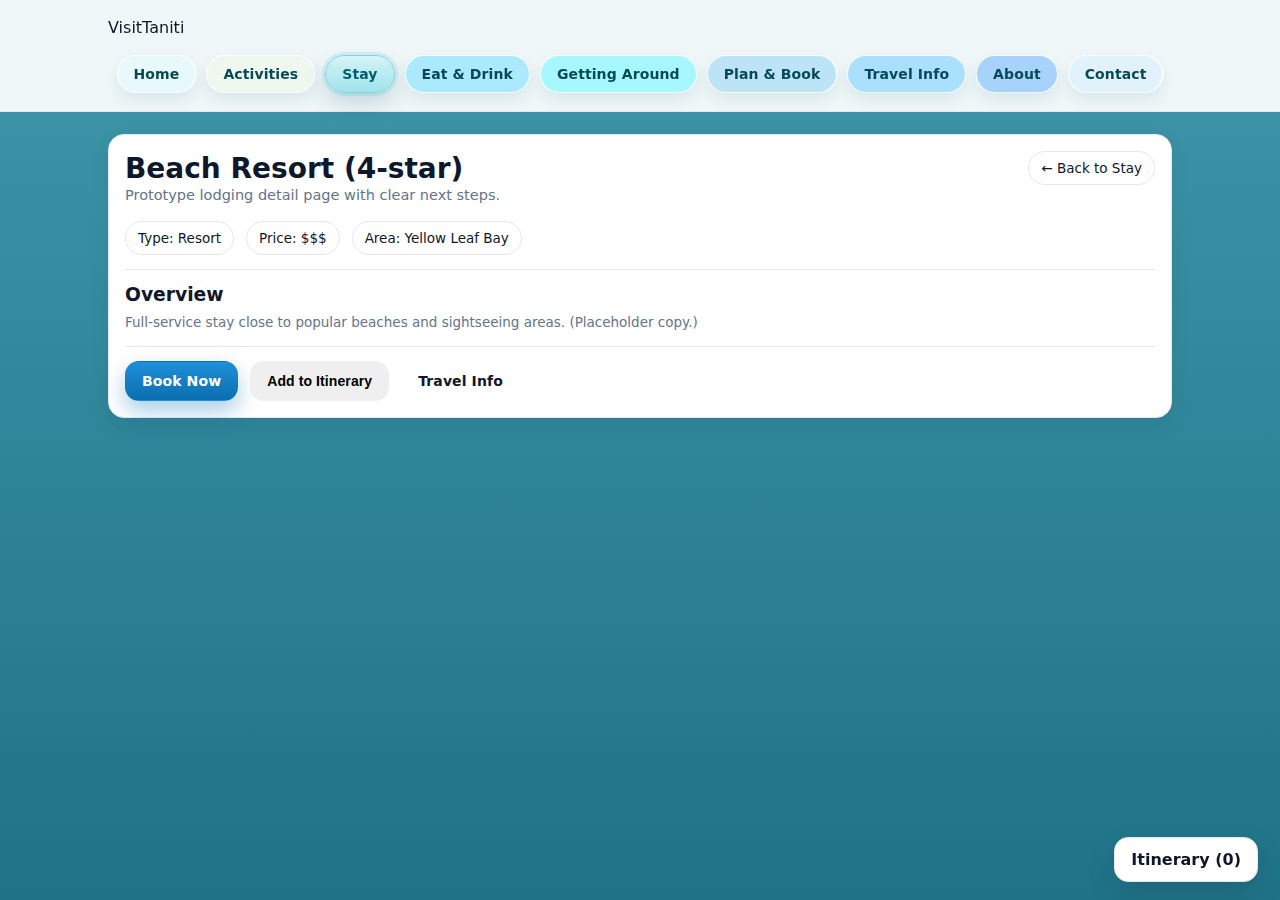
<file: stay-detail.html>
<!doctype html>
<html lang="en">
<head>
  <meta charset="utf-8" />
  <meta name="viewport" content="width=device-width,initial-scale=1" />
  <title>Visit Taniti — Stay Detail</title>
  <link rel="stylesheet" href="styles.css" />
  <script defer src="app.js"></script>
</head>
<body data-page="stay">
<header class="topbar">
  <div class="topbar-inner">
    <div class="brand"><span>Visit</span><span class="accent">Taniti</span></div>
    <nav class="nav" aria-label="Primary">
      <a data-nav="home" href="index.html">Home</a>
      <a data-nav="activities" href="activities.html">Activities</a>
      <a data-nav="stay" href="stay.html">Stay</a>
      <a data-nav="eat" href="eat-drink.html">Eat &amp; Drink</a>
      <a data-nav="around" href="getting-around.html">Getting Around</a>
      <a data-nav="plan" href="plan-book.html">Plan &amp; Book</a>
      <a data-nav="info" href="travel-info.html">Travel Info</a>
      <a data-nav="about" href="about.html">About</a>
      <a data-nav="contact" href="contact.html">Contact</a>
    </nav>
  </div>
</header>

<main class="wrap">
  <section class="card">
    <div class="row" style="justify-content:space-between;">
      <h1 class="h1" style="margin:0;">Beach Resort (4-star)</h1>
      <a class="pill" href="stay.html">← Back to Stay</a>
    </div>
    <p class="sub">Prototype lodging detail page with clear next steps.</p>

    <div class="row">
      <span class="pill">Type: Resort</span>
      <span class="pill">Price: $$$</span>
      <span class="pill">Area: Yellow Leaf Bay</span>
    </div>

    <div class="hr"></div>

    <h3 style="margin:0 0 8px;font-weight:800;">Overview</h3>
    <p class="small">Full-service stay close to popular beaches and sightseeing areas. (Placeholder copy.)</p>

    <div class="hr"></div>

    <div class="row">
      <a class="btn primary" href="plan-book.html">Book Now</a>
      <button class="btn ghost"
        data-add-id="lodg-resort"
        data-add-type="Lodging"
        data-add-title="Beach Resort (4-star)"
        data-add-meta="Near beaches • Yellow Leaf Bay">
        Add to Itinerary
      </button>
      <a class="btn ghost" href="travel-info.html">Travel Info</a>
    </div>
  </section>
</main>

<a class="itinerary" href="itinerary.html">Itinerary (<span data-itinerary-count>0</span>)</a>
</body>
</html>
</file>
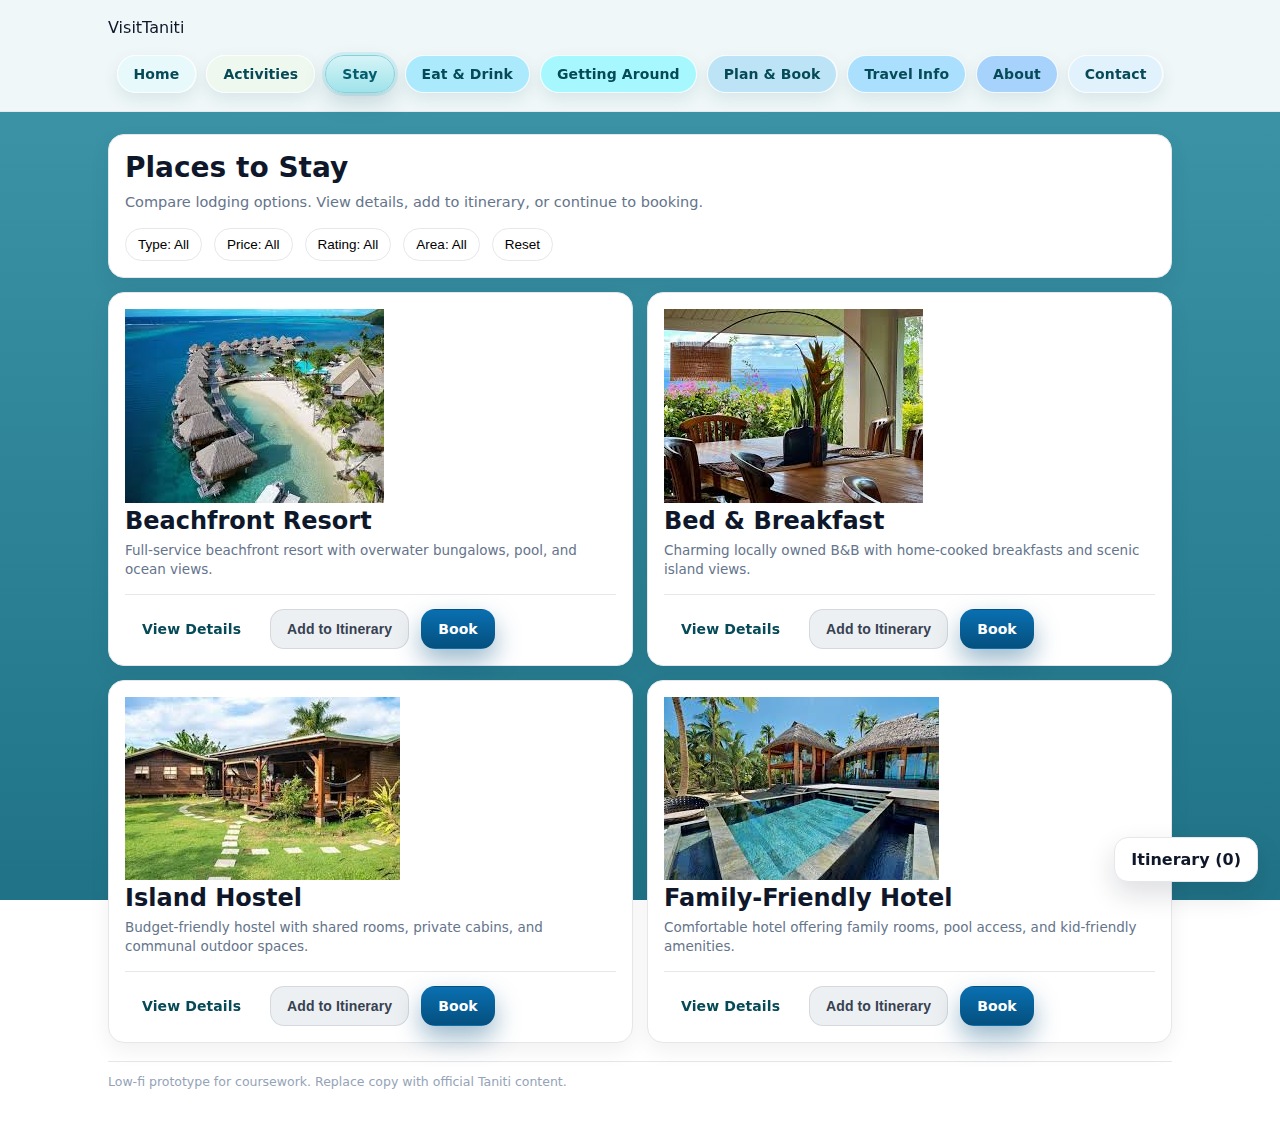
<file: stay.html>
<!doctype html>
<html lang="en">
<head>
  <meta charset="utf-8" />
  <meta name="viewport" content="width=device-width,initial-scale=1" />
  <title>Visit Taniti — Stay</title>
  <link rel="stylesheet" href="styles.css" />
  <script defer src="app.js"></script>
</head>

<body data-page="stay">
  <header class="topbar">
    <div class="topbar-inner">
      <a class="brand" href="index.html" aria-label="Visit Taniti Home">
        <span>Visit</span><span class="accent">Taniti</span>
      </a>

      <nav class="nav" aria-label="Primary">
        <a data-nav="home" href="index.html">Home</a>
        <a data-nav="activities" href="activities.html">Activities</a>
        <a data-nav="stay" href="stay.html">Stay</a>
        <a data-nav="eat" href="eat-drink.html">Eat &amp; Drink</a>
        <a data-nav="around" href="getting-around.html">Getting Around</a>
        <a data-nav="plan" href="plan-book.html">Plan &amp; Book</a>
        <a data-nav="info" href="travel-info.html">Travel Info</a>
        <a data-nav="about" href="about.html">About</a>
        <a data-nav="contact" href="contact.html">Contact</a>
      </nav>
    </div>
  </header>

  <main class="wrap">
    <section class="card" aria-labelledby="stay-title">
      <h1 id="stay-title" class="h1">Places to Stay</h1>
      <p class="sub">Compare lodging options. View details, add to itinerary, or continue to booking.</p>

      <div class="row" style="margin-top:10px;" role="group" aria-label="Stay filters">
        <button type="button" class="pill pill-btn" id="stayType">Type: All</button>
        <button type="button" class="pill pill-btn" id="stayPrice">Price: All</button>
        <button type="button" class="pill pill-btn" id="stayRating">Rating: All</button>
        <button type="button" class="pill pill-btn" id="stayArea">Area: All</button>
        <button type="button" class="pill pill-btn pill-btn-reset" id="stayReset">Reset</button>
      </div>
    </section>

    <section class="grid cols2" style="margin-top:14px;" aria-label="Lodging list">
      <!-- Beachfront Resort -->
      <article class="card"
        data-stay
        data-type="Resort"
        data-price="Premium"
        data-rating="4+"
        data-area="Beachfront">

        <div class="card-image">
          <img
            src="beach-resort.jpg"
            alt="Overwater beach resort with bungalows, turquoise lagoon, and white sand beach on Taniti">
        </div>

        <h2 class="h3" style="margin:0 0 6px;font-weight:800;">Beachfront Resort</h2>
        <p class="small">Full-service beachfront resort with overwater bungalows, pool, and ocean views.</p>

        <div class="hr" aria-hidden="true"></div>

        <div class="row">
          <a class="btn tertiary" href="stay-detail.html">View Details</a>

          <button
            class="btn utility"
            type="button"
            data-add-id="stay-resort"
            data-add-type="Lodging"
            data-add-title="Beachfront Resort"
            data-add-meta="4-star • Beachfront">
            Add to Itinerary
          </button>

          <a class="btn book" href="plan-book.html">Book</a>
        </div>
      </article>

      <!-- Bed & Breakfast -->
      <article class="card"
        data-stay
        data-type="B&amp;B"
        data-price="Mid-range"
        data-rating="4+"
        data-area="Taniti City">

        <div class="card-image">
          <img
            src="bnb.jpg"
            alt="Cozy bed and breakfast dining area with wooden table, tropical plants, and ocean view in Taniti">
        </div>

        <h2 class="h3" style="margin:0 0 6px;font-weight:800;">Bed &amp; Breakfast</h2>
        <p class="small">Charming locally owned B&amp;B with home-cooked breakfasts and scenic island views.</p>

        <div class="hr" aria-hidden="true"></div>

        <div class="row">
          <a class="btn tertiary" href="stay-detail.html">View Details</a>

          <button
            class="btn utility"
            type="button"
            data-add-id="stay-bnb"
            data-add-type="Lodging"
            data-add-title="Bed &amp; Breakfast"
            data-add-meta="Local stay • Breakfast included">
            Add to Itinerary
          </button>

          <a class="btn book" href="plan-book.html">Book</a>
        </div>
      </article>

      <!-- Island Hostel -->
      <article class="card"
        data-stay
        data-type="Hostel"
        data-price="Budget"
        data-rating="3+"
        data-area="Taniti City">

        <div class="card-image">
          <img
            src="hostel.jpg"
            alt="Affordable island hostel with wooden cabins, shared spaces, and tropical landscaping on Taniti">
        </div>

        <h2 class="h3" style="margin:0 0 6px;font-weight:800;">Island Hostel</h2>
        <p class="small">Budget-friendly hostel with shared rooms, private cabins, and communal outdoor spaces.</p>

        <div class="hr" aria-hidden="true"></div>

        <div class="row">
          <a class="btn tertiary" href="stay-detail.html">View Details</a>

          <button
            class="btn utility"
            type="button"
            data-add-id="stay-hostel"
            data-add-type="Lodging"
            data-add-title="Island Hostel"
            data-add-meta="Budget stay • Shared &amp; private rooms">
            Add to Itinerary
          </button>

          <a class="btn book" href="plan-book.html">Book</a>
        </div>
      </article>

      <!-- Family-Friendly Hotel -->
      <article class="card"
        data-stay
        data-type="Hotel"
        data-price="Mid-range"
        data-rating="4+"
        data-area="Beachfront">

        <div class="card-image">
          <img
            src="family-hotel.jpg"
            alt="Family-friendly hotel with pool, tropical landscaping, and spacious rooms on Taniti">
        </div>

        <h2 class="h3" style="margin:0 0 6px;font-weight:800;">Family-Friendly Hotel</h2>
        <p class="small">Comfortable hotel offering family rooms, pool access, and kid-friendly amenities.</p>

        <div class="hr" aria-hidden="true"></div>

        <div class="row">
          <a class="btn tertiary" href="stay-detail.html">View Details</a>

          <button
            class="btn utility"
            type="button"
            data-add-id="stay-family"
            data-add-type="Lodging"
            data-add-title="Family-Friendly Hotel"
            data-add-meta="Mid-range • Pool • Family rooms">
            Add to Itinerary
          </button>

          <a class="btn book" href="plan-book.html">Book</a>
        </div>
      </article>
    </section>

    <p class="footer-note">Low-fi prototype for coursework. Replace copy with official Taniti content.</p>
  </main>

  <a class="itinerary" href="itinerary.html" aria-label="Open itinerary">
    Itinerary (<span data-itinerary-count>0</span>)
  </a>
</body>
</html>
</file>
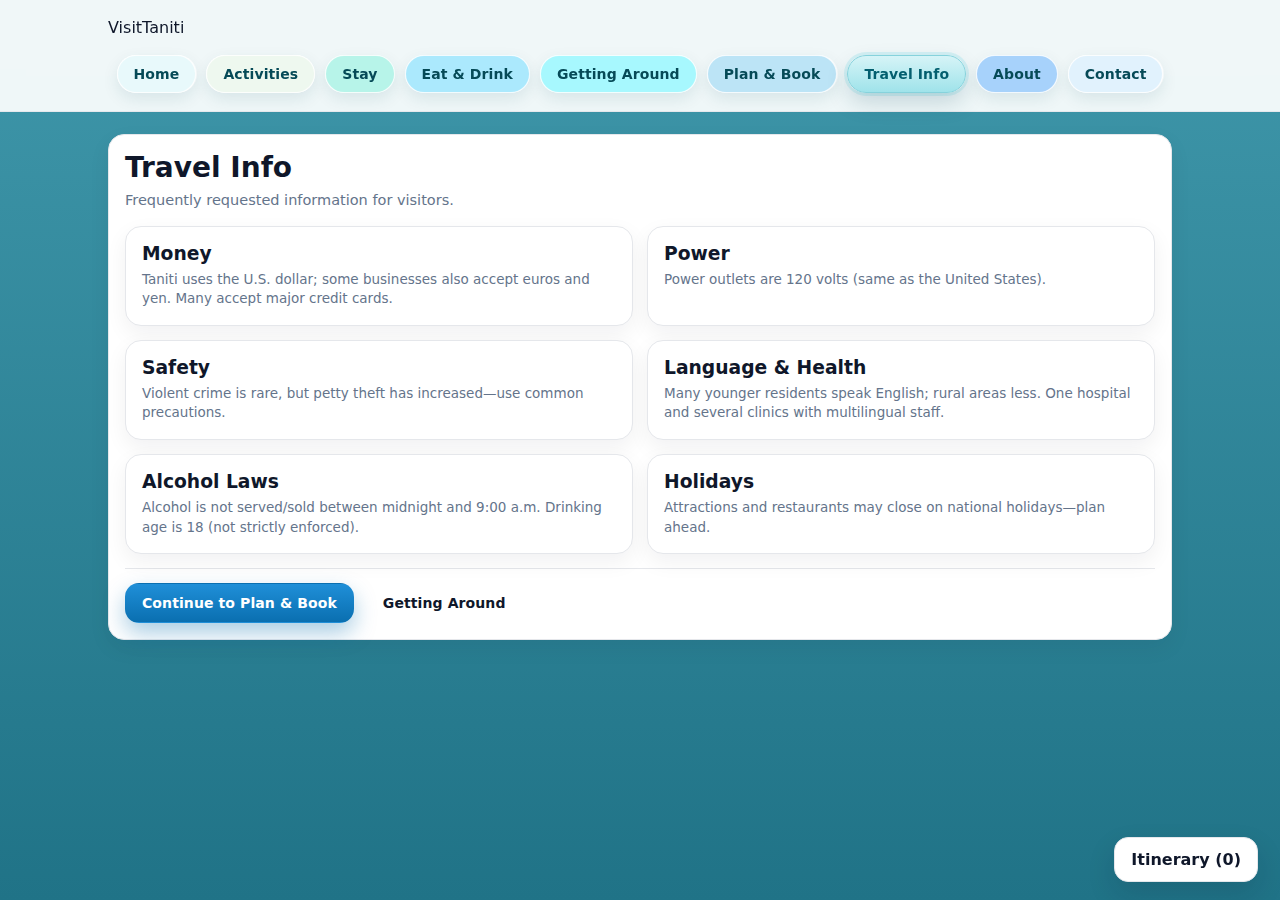
<file: travel-info.html>
<!doctype html>
<html lang="en">
<head>
  <meta charset="utf-8" />
  <meta name="viewport" content="width=device-width,initial-scale=1" />
  <title>Visit Taniti — Travel Info</title>
  <link rel="stylesheet" href="styles.css" />
  <script defer src="app.js"></script>
</head>
<body data-page="info">
<header class="topbar">
  <div class="topbar-inner">
    <div class="brand"><span>Visit</span><span class="accent">Taniti</span></div>
    <nav class="nav" aria-label="Primary">
      <a data-nav="home" href="index.html">Home</a>
      <a data-nav="activities" href="activities.html">Activities</a>
      <a data-nav="stay" href="stay.html">Stay</a>
      <a data-nav="eat" href="eat-drink.html">Eat &amp; Drink</a>
      <a data-nav="around" href="getting-around.html">Getting Around</a>
      <a data-nav="plan" href="plan-book.html">Plan &amp; Book</a>
      <a data-nav="info" href="travel-info.html">Travel Info</a>
      <a data-nav="about" href="about.html">About</a>
      <a data-nav="contact" href="contact.html">Contact</a>
    </nav>
  </div>
</header>

<main class="wrap">
  <section class="card">
    <h1 class="h1" style="margin-bottom:6px;">Travel Info</h1>
    <p class="sub">Frequently requested information for visitors.</p>

    <section class="grid cols2" style="margin-top:12px;">
      <div class="card">
        <h3 style="margin:0 0 6px;font-weight:800;">Money</h3>
        <p class="small">Taniti uses the U.S. dollar; some businesses also accept euros and yen. Many accept major credit cards.</p>
      </div>
      <div class="card">
        <h3 style="margin:0 0 6px;font-weight:800;">Power</h3>
        <p class="small">Power outlets are 120 volts (same as the United States).</p>
      </div>
      <div class="card">
        <h3 style="margin:0 0 6px;font-weight:800;">Safety</h3>
        <p class="small">Violent crime is rare, but petty theft has increased—use common precautions.</p>
      </div>
      <div class="card">
        <h3 style="margin:0 0 6px;font-weight:800;">Language &amp; Health</h3>
        <p class="small">Many younger residents speak English; rural areas less. One hospital and several clinics with multilingual staff.</p>
      </div>
      <div class="card">
        <h3 style="margin:0 0 6px;font-weight:800;">Alcohol Laws</h3>
        <p class="small">Alcohol is not served/sold between midnight and 9:00 a.m. Drinking age is 18 (not strictly enforced).</p>
      </div>
      <div class="card">
        <h3 style="margin:0 0 6px;font-weight:800;">Holidays</h3>
        <p class="small">Attractions and restaurants may close on national holidays—plan ahead.</p>
      </div>
    </section>

    <div class="hr"></div>
    <div class="row">
      <a class="btn primary" href="plan-book.html">Continue to Plan &amp; Book</a>
      <a class="btn ghost" href="getting-around.html">Getting Around</a>
    </div>
  </section>
</main>

<a class="itinerary" href="itinerary.html">Itinerary (<span data-itinerary-count>0</span>)</a>
</body>
</html>
</file>
<file: styles.css>
/* =========================================================
   Global Theme Variables
   ========================================================= */
:root{
  /* Ocean background palette */
  --ocean-deep: #207387;
  --ocean-light: #3f97aa;

  /* UI colors */
  --card-bg: #ffffff;
  --ink: #0f172a;
  --muted: #64748b;
  --line: #e5e7eb;

  /* Radius & shadow */
  --radius-lg: 20px;
  --radius-md: 16px;

  --shadow-lg: 0 10px 30px rgba(15,23,42,.10);
  --shadow-md: 0 8px 22px rgba(15,23,42,.06);
}

/* =========================================================
   Base Reset
   ========================================================= */
*{ box-sizing: border-box; }

html, body{ height: 100%; }

body{
  margin: 0;
  font-family: system-ui, -apple-system, Segoe UI, Roboto, Arial, sans-serif;

  /* 🌊 Unified ocean gradient background */
  background: linear-gradient(180deg, var(--ocean-light) 0%, var(--ocean-deep) 100%);
  background-attachment: fixed;
  min-height: 100vh;

  color: var(--ink);
}

a{ color: inherit; text-decoration: none; }

/* =========================================================
   Island-Themed Navigation (Centered + Sea-glass + Color Variation)
   ========================================================= */
.topbar{
  background: rgba(255,255,255,0.92);
  backdrop-filter: blur(10px);
  border-bottom: 1px solid rgba(229,231,235,0.9);
}

/* Layout: brand left, nav centered */
.topbar-inner{
  max-width: 1100px;
  margin: 0 auto;
  padding: 18px;
  display: flex;
  align-items: center;
  gap: 18px;
  flex-wrap: wrap;
}

.brand{ margin-right: auto; }

.nav{
  margin: 0 auto;
  display: flex;
  gap: 10px;
  flex-wrap: wrap;
  justify-content: center;
}

/* Base nav pill */
.nav a{
  padding: 10px 16px;
  border-radius: 999px;

  background: rgba(255,255,255,0.70);
  backdrop-filter: blur(8px);

  border: 1px solid rgba(255,255,255,0.85);
  color: #064a57;

  font-size: 14px;
  font-weight: 650;
  letter-spacing: .1px;

  transform: none;
  box-shadow: 0 6px 16px rgba(6,74,87,0.10);

  transition:
    background .20s ease,
    box-shadow .20s ease,
    border-color .20s ease,
    color .20s ease;
}

/* Hover: color + depth only */
.nav a:hover{
  background: rgba(224,247,250,0.92);
  border-color: rgba(154,219,227,0.95);
  box-shadow: 0 8px 18px rgba(6,74,87,0.14);
}

/* Active: “sunlit water” */
.nav a.active{
  background: linear-gradient(180deg, #d6f4f7 0%, #9fe3ea 100%);
  border-color: #86d2dc;
  color: #035f6f;
  font-weight: 750;

  box-shadow:
    0 10px 22px rgba(6,74,87,0.18),
    0 0 0 3px rgba(159,227,234,0.35);
}

/* Keyboard focus */
.nav a:focus-visible{
  outline: none;
  box-shadow:
    0 0 0 3px rgba(31,94,255,0.25),
    0 8px 18px rgba(6,74,87,0.14);
}

/* Subtle per-tab tint variation (kept subtle + islandy) */
.nav a:nth-child(1){ background: rgba(224,247,250,0.75); } /* seafoam */
.nav a:nth-child(2){ background: rgba(232,245,233,0.75); } /* palm */
.nav a:nth-child(3){ background: rgba(159, 240, 226, 0.75); } /* sand */
.nav a:nth-child(4){ background: rgba(143, 226, 252, 0.75); } /* sunset haze */
.nav a:nth-child(5){ background: rgba(137, 245, 253, 0.75); } /* sky */
.nav a:nth-child(6){ background: rgba(166, 219, 243, 0.75); } /* lagoon */
.nav a:nth-child(7){ background: rgba(141, 212, 253, 0.75); } /* coral */
.nav a:nth-child(8){ background: rgba(137, 195, 250, 0.75); } /* leaf */
.nav a:nth-child(9){ background: rgba(215, 237, 252, 0.75); } /* mist */

/* Keep active state stronger than tint */
.nav a.active{
  background: linear-gradient(180deg, #d6f4f7 0%, #9fe3ea 100%);
}

/* Reduce motion support */
@media (prefers-reduced-motion: reduce){
  .nav a{ transition: none; }
}

/* =========================================================
   Layout Containers
   ========================================================= */
.wrap{
  max-width: 1100px;
  margin: 0 auto;
  padding: 22px 18px 40px;
}

/* =========================================================
   Cards & Panels
   ========================================================= */
.card{
  background: var(--card-bg);
  border-radius: var(--radius-md);
  padding: 16px;
  box-shadow: var(--shadow-md);
  border: 1px solid var(--line);
}

.hero-card{
  background: var(--card-bg);
  border-radius: var(--radius-lg);
  padding: 18px;
  box-shadow: var(--shadow-lg);
  border: 1px solid var(--line);
}

/* =========================================================
   Hero Image + Slow Zoom Effect
   ========================================================= */
.hero-img{
  position: relative;
  width: 100%;
  height: 340px;
  border-radius: 18px;
  overflow: hidden;
  border: 1px solid #eef2ff;
}

.hero-img img{
  width: 100%;
  height: 100%;
  object-fit: cover;
  transform: scale(1.03);
  animation: heroZoom 6s ease-in-out infinite alternate;
}

@keyframes heroZoom{
  from{ transform: scale(1.03); }
  to{ transform: scale(1.12); }
}

.hero-content{ padding: 16px 6px 2px; }

/* =========================================================
   Typography
   ========================================================= */
.h1{
  font-size: 28px;
  font-weight: 800;
  margin: 0 0 8px;
}

.sub{
  color: var(--muted);
  font-size: 14.5px;
  margin: 0 0 14px;
  line-height: 1.5;
}

.small{
  color: var(--muted);
  font-size: 13.5px;
  line-height: 1.45;
  margin: 0;
}

/* =========================================================
   Buttons (Cohesive, Not Identical)
   ========================================================= */
.btn{
  display: inline-flex;
  align-items: center;
  justify-content: center;
  gap: 6px;

  padding: 11px 16px;
  border-radius: 14px;

  font-size: 14px;
  font-weight: 650;
  letter-spacing: .1px;

  cursor: pointer;
  user-select: none;

  border: 1px solid transparent;

  transition:
    background .20s ease,
    box-shadow .20s ease,
    border-color .20s ease,
    color .20s ease,
    filter .20s ease;
}

/* Primary Discovery (Explore Activities) */
.btn.primary{
  background: linear-gradient(180deg, #1f8fd8 0%, #0a6fb0 100%);
  color: #ffffff;
  box-shadow: 0 10px 22px rgba(10,111,176,.35);
}
.btn.primary:hover{ filter: brightness(1.05); }

/* Primary Conversion (Book) */
.btn.book{
  background: linear-gradient(180deg, #0a6fb0 0%, #04507f 100%);
  color: #ffffff;
  box-shadow: 0 12px 26px rgba(4,80,127,.40);
}
.btn.book:hover{ filter: brightness(1.05); }

/* Secondary (Start Planning) */
.btn.secondary{
  background: rgba(255,255,255,0.88);
  backdrop-filter: blur(8px);
  color: #064a57;
  border-color: rgba(255,255,255,0.95);
  box-shadow: 0 8px 18px rgba(6,74,87,.12);
}
.btn.secondary:hover{ background: rgba(255,255,255,0.97); }

/* Tertiary (View Details) */
.btn.tertiary{
  background: rgba(255,255,255,0.70);
  backdrop-filter: blur(8px);
  color: #064a57;
  border-color: rgba(255,255,255,0.85);
}
.btn.tertiary:hover{
  background: rgba(224,247,250,0.92);
  border-color: rgba(154,219,227,0.95);
}

/* Utility (Add to Itinerary) */
.btn.utility{
  background: rgba(236,239,241,0.92);
  color: #374151;
  border-color: rgba(209,213,219,0.90);
}
.btn.utility:hover{ background: rgba(229,231,235,0.98); }

/* Accessible focus ring */
.btn:focus-visible{
  outline: none;
  box-shadow:
    0 0 0 3px rgba(31,94,255,.28),
    0 8px 18px rgba(6,74,87,.14);
}

/* Reduce motion */
@media (prefers-reduced-motion: reduce){
  .btn{ transition: none; }
}

/* =========================================================
   Utility Layout
   ========================================================= */
.row{
  display: flex;
  gap: 12px;
  flex-wrap: wrap;
  align-items: center;
}

.grid{
  display: grid;
  gap: 14px;
}

.grid.cols2{ grid-template-columns: repeat(2, 1fr); }
.grid.cols3{ grid-template-columns: repeat(3, 1fr); }

.hr{
  height: 1px;
  background: var(--line);
  margin: 14px 0;
}

/* =========================================================
   Pills & Badges
   ========================================================= */
.pill{
  background: #ffffff;
  border: 1px solid var(--line);
  border-radius: 999px;
  padding: 8px 12px;
  font-size: 13.5px;
}

/* =========================================================
   Floating Itinerary Button
   ========================================================= */
.itinerary{
  position: fixed;
  right: 22px;
  bottom: 18px;
  background: #ffffff;
  border-radius: 14px;
  padding: 12px 16px;
  font-weight: 700;
  box-shadow: 0 12px 28px rgba(15,23,42,.14);
  border: 1px solid var(--line);
}

.itinerary:hover{ background: #f8fafc; }

/* =========================================================
   Footer Note
   ========================================================= */
.footer-note{
  margin-top: 18px;
  padding-top: 12px;
  border-top: 1px solid var(--line);
  color: #94a3b8;
  font-size: 12.5px;
}

/* =========================================================
   Responsive Adjustments
   ========================================================= */
@media (max-width: 900px){
  .grid.cols3{ grid-template-columns: 1fr; }
}

@media (max-width: 520px){
  .hero-img{ height: 240px; }
  .h1{ font-size: 22px; }
  .nav a{ font-size: 13px; padding: 8px 12px; }
}

.pill-btn{
  cursor: pointer;
}

.pill-btn.active{
  border-color: rgba(134,210,220,0.95);
  background: linear-gradient(180deg, #d6f4f7 0%, #9fe3ea 100%);
  color: #035f6f;
  font-weight: 750;
}

.pill-btn-reset{
  background: rgba(255,255,255,0.85);
}

.is-hidden{
  display: none !important;
}
</file>
